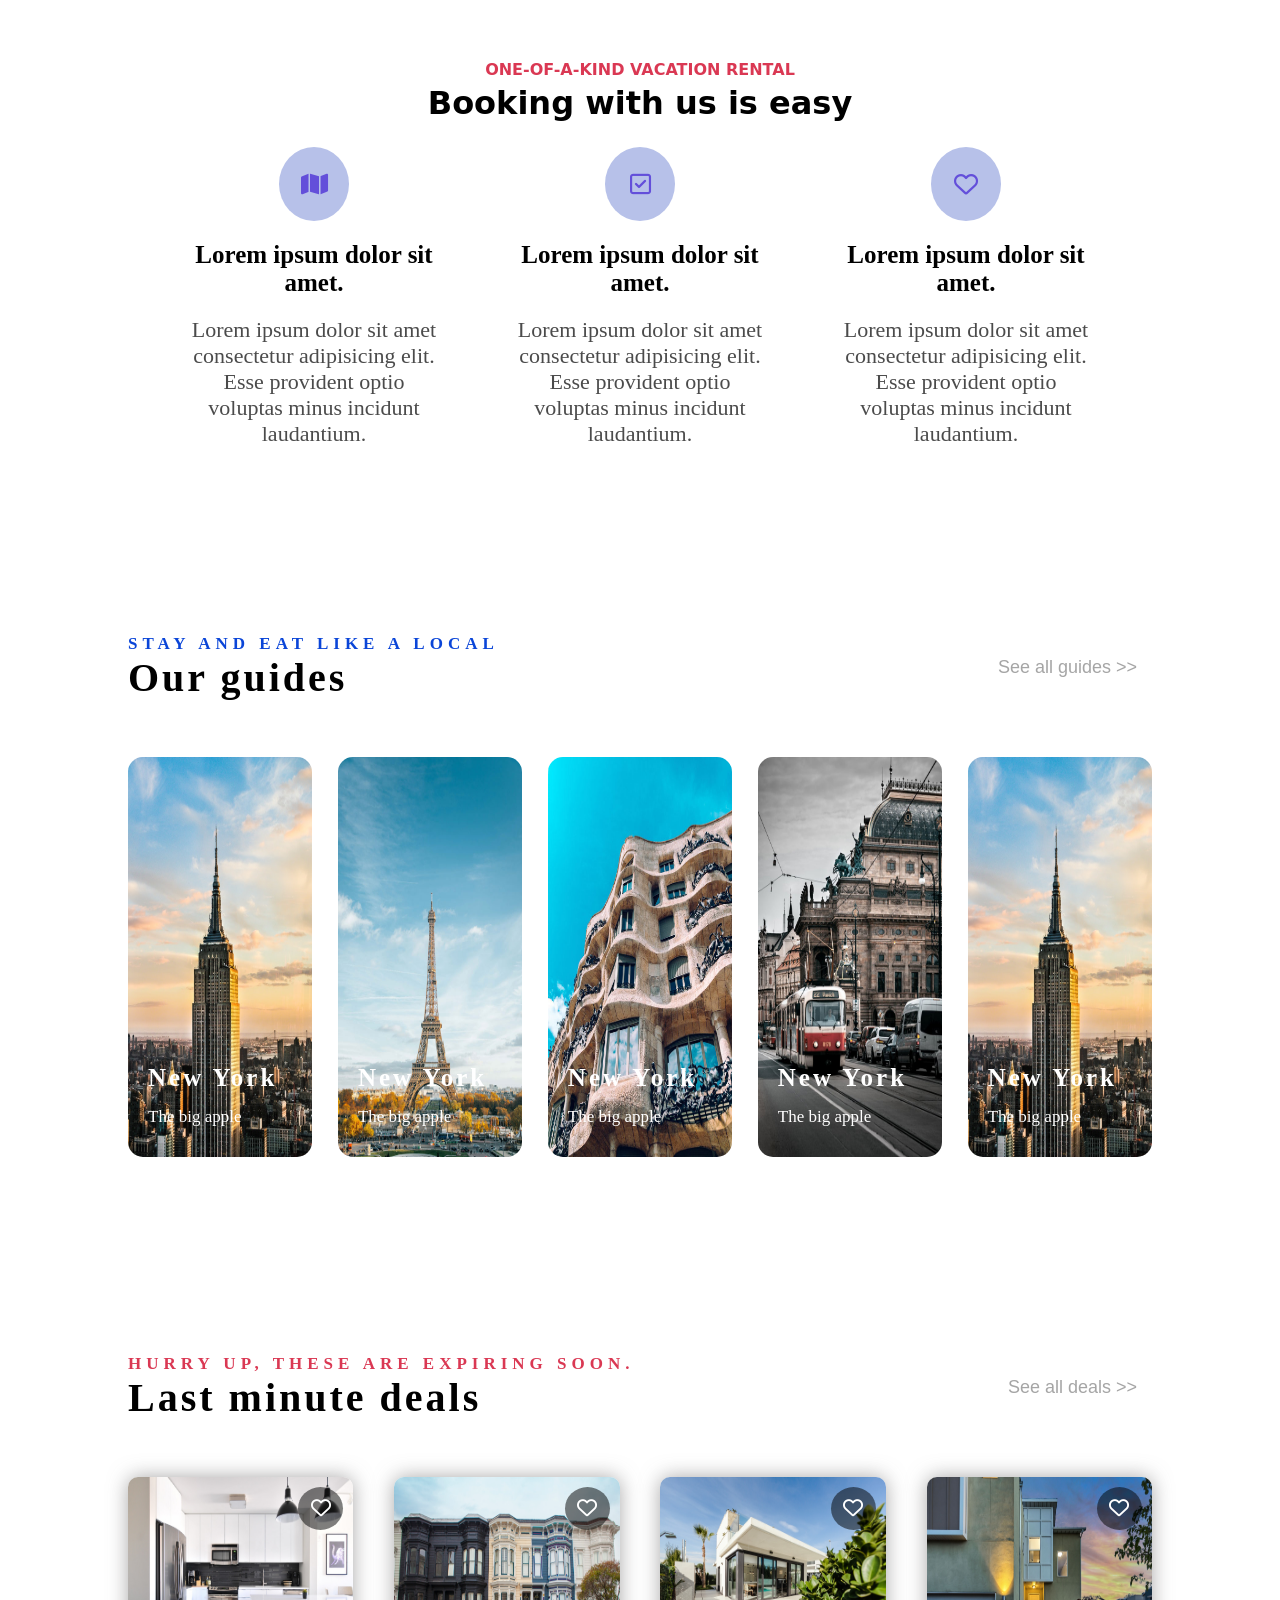
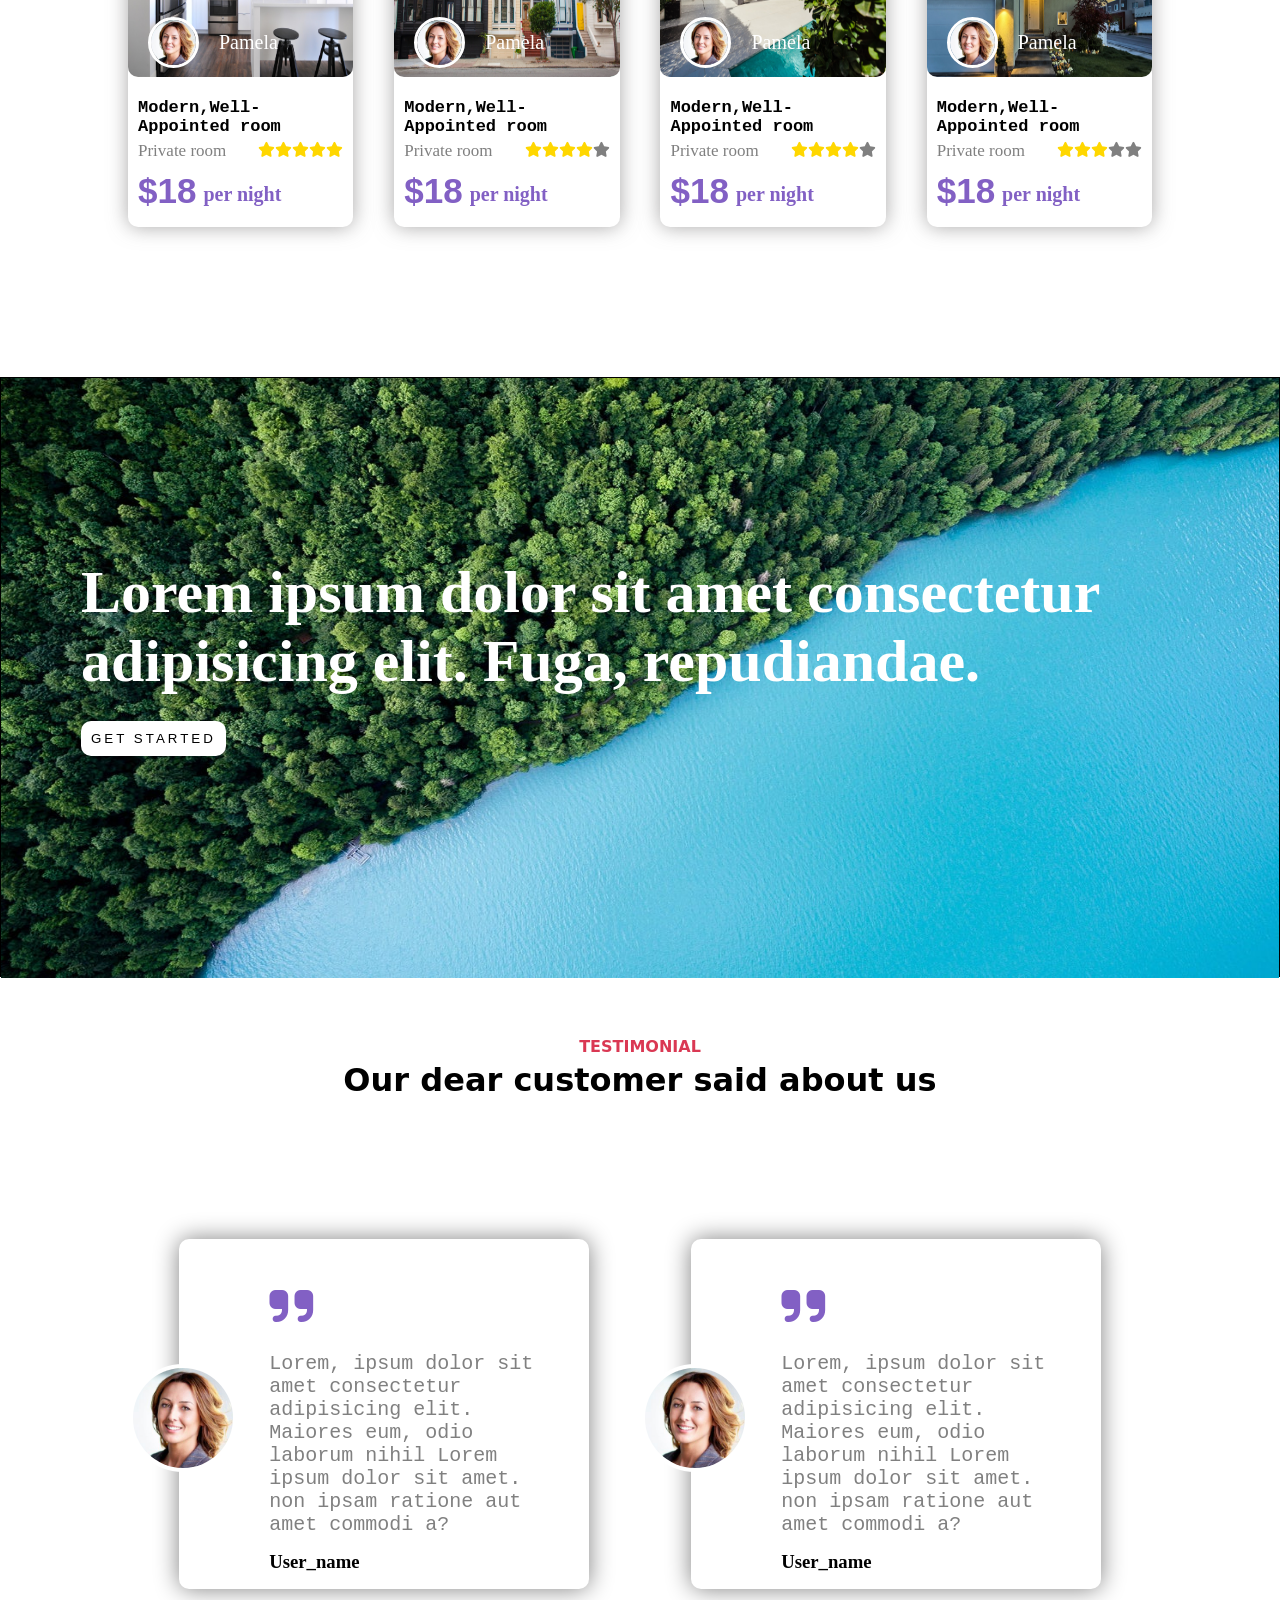
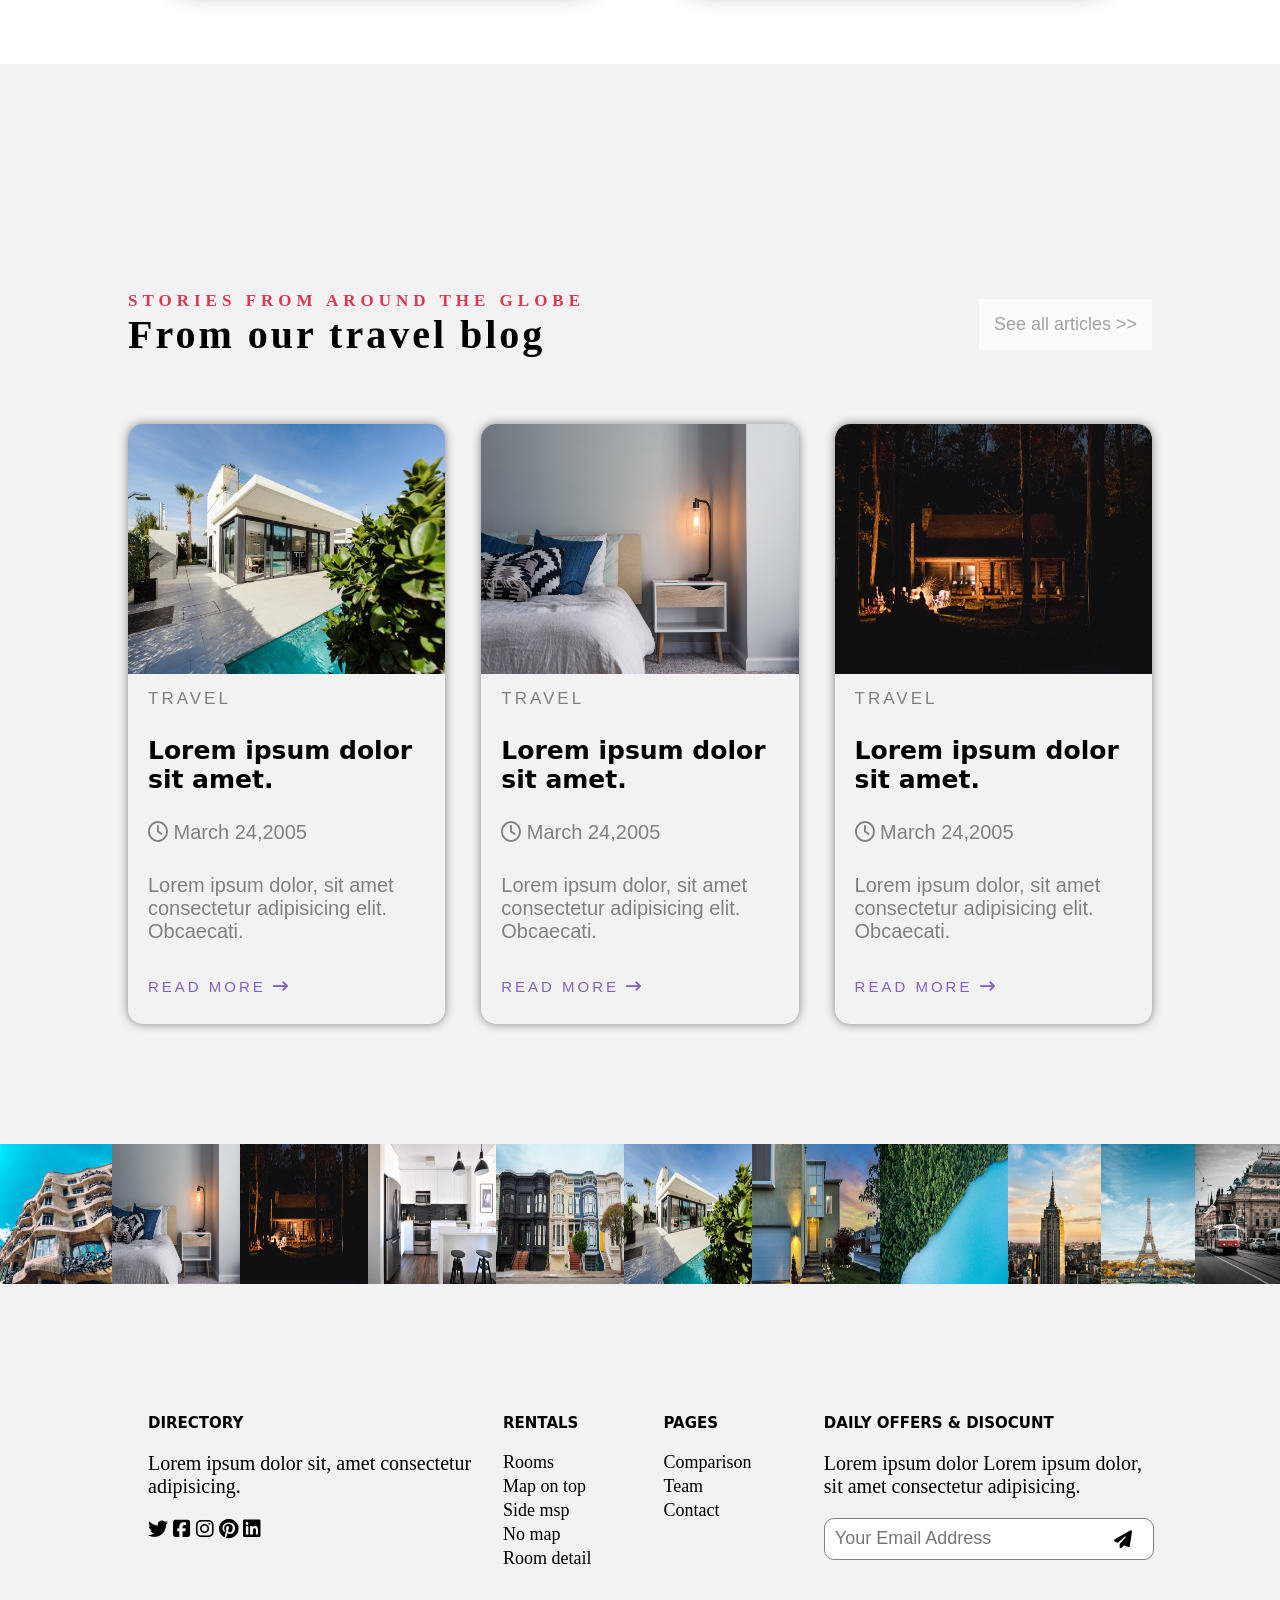
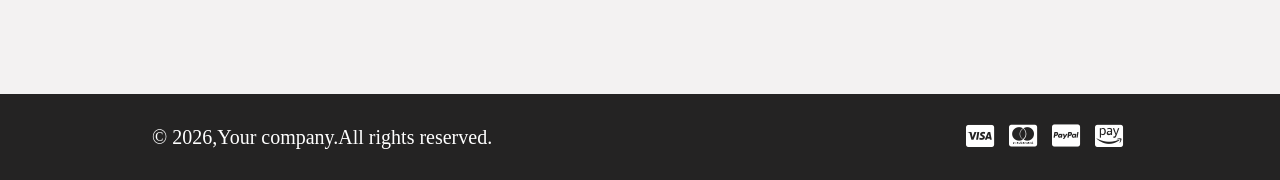
<file: index.html>
<!doctype html>
<html lang="en">
  <head>
    <meta charset="UTF-8" />
    <meta name="viewport" content="width=device-width, initial-scale=1.0" />
    <title>Tank Manthan Web page using HTML and CSS</title>
    <link rel="stylesheet" href="style.css" />
    <link
      rel="stylesheet"
      href="https://cdnjs.cloudflare.com/ajax/libs/font-awesome/6.5.1/css/all.min.css"
      integrity="sha512-DTOQO9RWCH3ppGqcWaEA1BIZOC6xxalwEsw9c2QQeAIftl+Vegovlnee1c9QX4TctnWMn13TZye+giMm8e2LwA=="
      crossorigin="anonymous"
      referrerpolicy="no-referrer"
    />
  </head>
  <body>
    <div class="hero">
      <p>one-of-a-kind vacation rental</p>
      <h1>Booking with us is easy</h1>
    </div>

    <div class="container">
      <div class="box">
        <div class="icon-con"><i class="fa-solid fa-map"></i></div>
        <h2>Lorem ipsum dolor sit amet.</h2>
        <p>
          Lorem ipsum dolor sit amet consectetur adipisicing elit. Esse
          provident optio voluptas minus incidunt laudantium.
        </p>
      </div>

      <div class="box">
        <div class="icon-con"><i class="fa-regular fa-square-check"></i></div>
        <h2>Lorem ipsum dolor sit amet.</h2>
        <p>
          Lorem ipsum dolor sit amet consectetur adipisicing elit. Esse
          provident optio voluptas minus incidunt laudantium.
        </p>
      </div>

      <div class="box">
        <div class="icon-con"><i class="fa-regular fa-heart"></i></div>
        <h2>Lorem ipsum dolor sit amet.</h2>
        <p>
          Lorem ipsum dolor sit amet consectetur adipisicing elit. Esse
          provident optio voluptas minus incidunt laudantium.
        </p>
      </div>
    </div>
    <div class="guide-con-w">
      <div class="guide-con">
        <div class="con1">
          <p>stay and eat like a local</p>
          <h1>Our guides</h1>
        </div>
        <div class="con2">
          <button>See all guides >></button>
        </div>
      </div>
    </div>
    <div class="img-con-w">
      <div class="img-con">
        <div class="img-w">
          <img src="new-york.jpg" alt="new-york" />
          <div class="bottom-left">
            <h2>New York</h2>
            <p>The big apple</p>
          </div>
        </div>

        <div class="img-w">
          <img src="paris.jpg" alt="new-york" />
          <div class="bottom-left">
            <h2>New York</h2>
            <p>The big apple</p>
          </div>
        </div>

        <div class="img-w">
          <img src="barcelona.jpg" alt="new-york" />
          <div class="bottom-left">
            <h2>New York</h2>
            <p>The big apple</p>
          </div>
        </div>

        <div class="img-w">
          <img src="prague.jpg" alt="new-york" />
          <div class="bottom-left">
            <h2>New York</h2>
            <p>The big apple</p>
          </div>
        </div>

        <div class="img-w">
          <img src="new-york.jpg" alt="new-york" />
          <div class="bottom-left">
            <h2>New York</h2>
            <p>The big apple</p>
          </div>
        </div>
      </div>
    </div>

    <div class="guide-con-w">
      <div class="guide-con">
        <div class="con1">
          <p style="color: rgb(218, 56, 83)">
            hurry up, these are expiring soon.
          </p>
          <h1>Last minute deals</h1>
        </div>
        <div class="con2">
          <button>See all deals >></button>
        </div>
      </div>
    </div>

    <div class="card-w">
      <div class="card-con">
        <div class="card-box">
          <div class="icon"><i class="fa-regular fa-heart"></i></div>
          <div class="img-con">
            <img src="deal1.jpg" alt="deal1 image" />
            <div class="user-info">
              <div class="user-img-con">
                <img src="avatar-3.jpg" alt="" />
              </div>
              <p>Pamela</p>
            </div>
          </div>
          <h3>Modern,Well-Appointed room</h3>
          <div class="span1">
            <span style="text-align: left; font-size: 17px; color: gray"
              >Private room</span
            >
            <span style="text-align: right"
              ><i class="fa-solid fa-star"></i><i class="fa-solid fa-star"></i
              ><i class="fa-solid fa-star"></i><i class="fa-solid fa-star"></i
              ><i class="fa-solid fa-star"></i
            ></span>
          </div>
          <div class="span2">
            <span style="font-size: 35px; font-family: sans-serif"
              ><b>$18</b></span
            >
            <span
              style="
                font-size: 20px;
                margin: 0px 0px 0px 7px;
                padding: 7px 0px 0px 0px;
              "
              ><b>per night</b></span
            >
          </div>
        </div>

        <div class="card-box">
          <div class="icon"><i class="fa-regular fa-heart"></i></div>
          <div class="img-con">
            <img src="deal2.jpg" alt="deal1 image" />
            <div class="user-info">
              <div class="user-img-con">
                <img src="avatar-3.jpg" alt="" />
              </div>
              <p>Pamela</p>
            </div>
          </div>
          <h3>Modern,Well-Appointed room</h3>
          <div class="span1">
            <span style="text-align: left; font-size: 17px; color: gray"
              >Private room</span
            >
            <span style="text-align: right"
              ><i class="fa-solid fa-star"></i><i class="fa-solid fa-star"></i
              ><i class="fa-solid fa-star"></i><i class="fa-solid fa-star"></i
              ><i class="fa-solid fa-star" style="color: grey"></i
            ></span>
          </div>
          <div class="span2">
            <span style="font-size: 35px; font-family: sans-serif"
              ><b>$18</b></span
            >
            <span
              style="
                font-size: 20px;
                margin: 0px 0px 0px 7px;
                padding: 7px 0px 0px 0px;
              "
              ><b>per night</b></span
            >
          </div>
        </div>

        <div class="card-box">
          <div class="icon"><i class="fa-regular fa-heart"></i></div>
          <div class="img-con">
            <img src="deal3.jpg" alt="deal1 image" />
            <div class="user-info">
              <div class="user-img-con">
                <img src="avatar-3.jpg" alt="" />
              </div>
              <p>Pamela</p>
            </div>
          </div>
          <h3>Modern,Well-Appointed room</h3>
          <div class="span1">
            <span style="text-align: left; font-size: 17px; color: gray"
              >Private room</span
            >
            <span style="text-align: right"
              ><i class="fa-solid fa-star"></i><i class="fa-solid fa-star"></i
              ><i class="fa-solid fa-star"></i><i class="fa-solid fa-star"></i
              ><i class="fa-solid fa-star" style="color: grey"></i
            ></span>
          </div>
          <div class="span2">
            <span style="font-size: 35px; font-family: sans-serif"
              ><b>$18</b></span
            >
            <span
              style="
                font-size: 20px;
                margin: 0px 0px 0px 7px;
                padding: 7px 0px 0px 0px;
              "
              ><b>per night</b></span
            >
          </div>
        </div>

        <div class="card-box">
          <div class="icon"><i class="fa-regular fa-heart"></i></div>
          <div class="img-con">
            <img src="deal4.jpg" alt="deal1 image" />
            <div class="user-info">
              <div class="user-img-con">
                <img src="avatar-3.jpg" alt="" />
              </div>
              <p>Pamela</p>
            </div>
          </div>
          <h3>Modern,Well-Appointed room</h3>
          <div class="span1">
            <span style="text-align: left; font-size: 17px; color: gray"
              >Private room</span
            >
            <span style="text-align: right"
              ><i class="fa-solid fa-star"></i><i class="fa-solid fa-star"></i
              ><i class="fa-solid fa-star"></i
              ><i class="fa-solid fa-star" style="color: grey"></i
              ><i class="fa-solid fa-star" style="color: grey"></i
            ></span>
          </div>
          <div class="span2">
            <span style="font-size: 35px; font-family: sans-serif"
              ><b>$18</b></span
            >
            <span
              style="
                font-size: 20px;
                margin: 0px 0px 0px 7px;
                padding: 7px 0px 0px 0px;
              "
              ><b>per night</b></span
            >
          </div>
        </div>
      </div>
    </div>
    <div class="hero-w">
      <div class="hero-img">
        <img src="hero_img.jpg" alt="" />
        <h1>
          Lorem ipsum dolor sit amet consectetur adipisicing elit. Fuga,
          repudiandae.
        </h1>
        <button>get started</button>
      </div>
    </div>

    <div class="hero">
      <p>Testimonial</p>
      <h1>Our dear customer said about us</h1>
    </div>

    <div class="review-w">
      <div class="review-con">
        <div class="review-box">
          <div class="review-img-con">
            <img src="avatar-3.jpg" alt="" />
          </div>
          <div class="review-content">
            <div class="review-icon">
              <i class="fa-solid fa-quote-right"></i>
            </div>
            <p>
              Lorem, ipsum dolor sit amet consectetur adipisicing elit. Maiores
              eum, odio laborum nihil Lorem ipsum dolor sit amet. non ipsam
              ratione aut amet commodi a?
            </p>
            <h3>User_name</h3>
          </div>
        </div>

        <div class="review-box">
          <div class="review-img-con">
            <img src="avatar-3.jpg" alt="" />
          </div>
          <div class="review-content">
            <div class="review-icon">
              <i class="fa-solid fa-quote-right"></i>
            </div>
            <p>
              Lorem, ipsum dolor sit amet consectetur adipisicing elit. Maiores
              eum, odio laborum nihil Lorem ipsum dolor sit amet. non ipsam
              ratione aut amet commodi a?
            </p>
            <h3>User_name</h3>
          </div>
        </div>
      </div>
    </div>

    <div class="guide-con-w" style="background-color: rgba(226, 223, 223, 0.4)">
      <div class="guide-con">
        <div class="con1">
          <p style="color: rgb(218, 56, 83)">stories from around the globe</p>
          <h1>From our travel blog</h1>
        </div>
        <div class="con2">
          <button>See all articles >></button>
        </div>
      </div>
    </div>
    <div class="blog-w" style="background-color: rgba(226, 223, 223, 0.4)">
      <div class="blog-con">
        <div class="blog-box">
          <div class="blog-img-con">
            <img src="deal3.jpg" alt="" />
          </div>
          <p
            style="
              text-transform: uppercase;
              letter-spacing: 3px;
              font-size: 17px;
            "
          >
            Travel
          </p>
          <h2>Lorem ipsum dolor sit amet.</h2>
          <p><i class="fa-regular fa-clock"></i> March 24,2005</p>
          <p>
            Lorem ipsum dolor, sit amet consectetur adipisicing elit. Obcaecati.
          </p>
          <button>
            Read More <i class="fa-solid fa-arrow-right-long"></i>
          </button>
        </div>

        <div class="blog-box">
          <div class="blog-img-con">
            <img src="blog1.jpg" alt="" />
          </div>
          <p
            style="
              text-transform: uppercase;
              letter-spacing: 3px;
              font-size: 17px;
            "
          >
            Travel
          </p>
          <h2>Lorem ipsum dolor sit amet.</h2>
          <p><i class="fa-regular fa-clock"></i> March 24,2005</p>
          <p>
            Lorem ipsum dolor, sit amet consectetur adipisicing elit. Obcaecati.
          </p>
          <button>
            Read More <i class="fa-solid fa-arrow-right-long"></i>
          </button>
        </div>

        <div class="blog-box">
          <div class="blog-img-con">
            <img src="blog2.jpg" alt="" />
          </div>
          <p
            style="
              text-transform: uppercase;
              letter-spacing: 3px;
              font-size: 17px;
            "
          >
            Travel
          </p>
          <h2>Lorem ipsum dolor sit amet.</h2>
          <p><i class="fa-regular fa-clock"></i> March 24,2005</p>
          <p>
            Lorem ipsum dolor, sit amet consectetur adipisicing elit. Obcaecati.
          </p>
          <button>
            Read More <i class="fa-solid fa-arrow-right-long"></i>
          </button>
        </div>
      </div>
    </div>

    <div class="images-w" style="background-color: rgba(226, 223, 223, 0.4)">
      <div class="image-con">
        <img src="barcelona.jpg" alt="" />
        <img src="blog1.jpg" alt="" />
        <img src="blog2.jpg" alt="" />
        <img src="deal1.jpg" alt="" />
        <img src="deal2.jpg" alt="" />
        <img src="deal3.jpg" alt="" />
        <img src="deal4.jpg" alt="" />
        <img src="hero_img.jpg" alt="" />
        <img src="new-york.jpg" alt="" />
        <img src="paris.jpg" alt="" />
        <img src="prague.jpg" alt="" />
      </div>
    </div>

    <div class="links-w">
      <div class="links-con">
        <div class="link-box1">
          <h3>directory</h3>
          <p>Lorem ipsum dolor sit, amet consectetur adipisicing.</p>
          <p>
            <span><i class="fa-brands fa-twitter"></i></span>
            <span><i class="fa-brands fa-square-facebook"></i></span>
            <span><i class="fa-brands fa-instagram"></i></span>
            <span><i class="fa-brands fa-pinterest"></i></span>
            <span><i class="fa-brands fa-linkedin"></i></span>
          </p>
        </div>

        <div class="link-box2">
          <h3>rentals</h3>
          <a href="#">Rooms</a>
          <a href="#">Map on top</a>
          <a href="#">Side msp</a>
          <a href="#">No map</a>
          <a href="#">Room detail</a>
        </div>

        <div class="link-box3">
          <h3>pages</h3>
          <a href="#">Comparison</a>
          <a href="#">Team</a>
          <a href="#">Contact</a>
        </div>

        <div class="link-box4">
          <h3>daily offers & disocunt</h3>
          <p>
            Lorem ipsum dolor Lorem ipsum dolor, sit amet consectetur
            adipisicing.
          </p>
          <div class="email-input">
            <input
              type="email"
              name="email"
              id="email"
              placeholder="Your Email Address"
            />
            <span><i class="fa-solid fa-paper-plane"></i></span>
          </div>
        </div>
      </div>
    </div>

    <div class="footer">
      <div class="footer-con">
        <div>&copy; 2026,Your company.All rights reserved.</div>
        <div>
          <span><i class="fa-brands fa-cc-visa"></i></span>
          <span><i class="fa-brands fa-cc-mastercard"></i></span>
          <span><i class="fa-brands fa-cc-paypal"></i></span>
          <span><i class="fa-brands fa-cc-amazon-pay"></i></span>
        </div>
      </div>
    </div>
  </body>
</html>
</file>
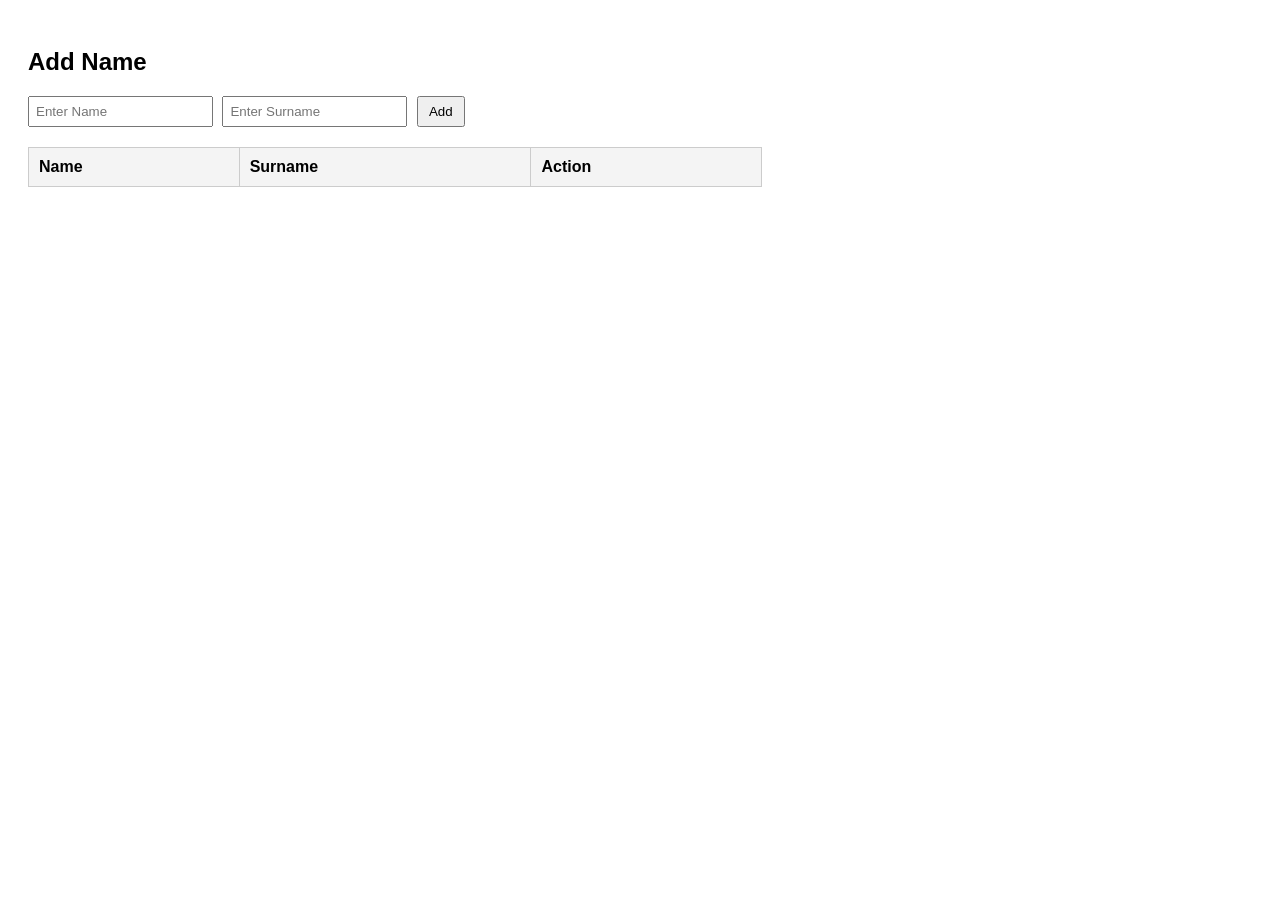
<file: tableCrud.html>
<!DOCTYPE html>
<html>

<head>
    <title>Name Table</title>
    <style>
        body {
            font-family: Arial, sans-serif;
            padding: 20px;
        }

        input {
            padding: 6px;
            margin-right: 5px;
        }

        button {
            padding: 6px 10px;
            cursor: pointer;
        }

        table {
            margin-top: 20px;
            border-collapse: collapse;
            width: 60%;
        }

        th,
        td {
            border: 1px solid #ccc;
            padding: 10px;
            text-align: left;
        }

        th {
            background-color: #f4f4f4;
        }

        .action-btn {
            margin-right: 5px;
        }
    </style>
</head>

<body>

    <h2>Add Name</h2>

    <input type="text" id="name" placeholder="Enter Name">
    <input type="text" id="surname" placeholder="Enter Surname">
    <button onclick="addRow()">Add</button>

    <table id="dataTable">
        <thead>
            <tr>
                <th>Name</th>
                <th>Surname</th>
                <th>Action</th>
            </tr>
        </thead>
        <tbody>
        </tbody>
    </table>

    <script>
        function addRow() {
            const name = document.getElementById("name").value.trim();
            const surname = document.getElementById("surname").value.trim();

            if (name === "" || surname === "") {
                alert("Please enter both name and surname");
                return;
            }

            const table = document.getElementById("dataTable").getElementsByTagName("tbody")[0];
            const newRow = table.insertRow();

            const nameCell = newRow.insertCell(0);
            const surnameCell = newRow.insertCell(1);
            const actionCell = newRow.insertCell(2);

            nameCell.innerHTML = name;
            surnameCell.innerHTML = surname;

            actionCell.innerHTML = `
        <button class="action-btn" onclick="editRow(this)">Edit</button>
        <button class="action-btn" onclick="deleteRow(this)">Delete</button>
    `;

            document.getElementById("name").value = "";
            document.getElementById("surname").value = "";
        }

        function editRow(button) {
            const row = button.parentNode.parentNode;
            const nameCell = row.cells[0];
            const surnameCell = row.cells[1];
            const actionCell = row.cells[2];

            const currentName = nameCell.innerText;
            const currentSurname = surnameCell.innerText;

            nameCell.innerHTML = `<input type="text" value="${currentName}">`;
            surnameCell.innerHTML = `<input type="text" value="${currentSurname}">`;

            actionCell.innerHTML = `
        <button class="action-btn" onclick="saveRow(this)">Save</button>
        <button class="action-btn" onclick="cancelEdit(this, '${currentName}', '${currentSurname}')">Cancel</button>
    `;
        }

        function saveRow(button) {
            const row = button.parentNode.parentNode;
            const nameInput = row.cells[0].querySelector("input");
            const surnameInput = row.cells[1].querySelector("input");

            const newName = nameInput.value.trim();
            const newSurname = surnameInput.value.trim();

            if (newName === "" || newSurname === "") {
                alert("Fields cannot be empty");
                return;
            }

            row.cells[0].innerHTML = newName;
            row.cells[1].innerHTML = newSurname;

            row.cells[2].innerHTML = `
        <button class="action-btn" onclick="editRow(this)">Edit</button>
        <button class="action-btn" onclick="deleteRow(this)">Delete</button>
    `;
        }

        function cancelEdit(button, name, surname) {
            const row = button.parentNode.parentNode;

            row.cells[0].innerHTML = name;
            row.cells[1].innerHTML = surname;

            row.cells[2].innerHTML = `
        <button class="action-btn" onclick="editRow(this)">Edit</button>
        <button class="action-btn" onclick="deleteRow(this)">Delete</button>
    `;
        }

        function deleteRow(button) {
            const row = button.parentNode.parentNode;
            row.style.display = "none"; // hides the row
        }
    </script>

</body>


</html>
</file>
<file: style.css>
* {
  margin: 0;
  padding: 0;
}
.hero {
  margin: auto;
  padding: 60px;
  text-align: center;
  font-family:
    system-ui,
    -apple-system,
    BlinkMacSystemFont,
    "Segoe UI",
    Roboto,
    Oxygen,
    Ubuntu,
    Cantarell,
    "Open Sans",
    "Helvetica Neue",
    sans-serif;
}
.hero p {
  text-transform: uppercase;
  font-weight: 900;
  color: rgb(218, 56, 83);
}
.hero h1 {
  font-weight: 900;
  padding: 5px;
}

/* -------------------------------------------- */

.container {
  height: 200px;
  width: 100%;
  margin: 10px 0px;
  display: flex;
  justify-content: center;
  align-items: center;
}
.container .box {
  text-align: center;
  padding: 15px;
  margin: 20px;
  width: 20%;
}
.container .box .icon-con {
  background-color: rgb(183, 193, 233);
  color: rgb(99, 79, 218);
  padding: 25px;
  border-radius: 50%;
  width: 20px;
  display: flex;
  align-items: center;
  justify-content: center;
  font-size: x-large;
  margin: auto;
}
.container .box h2 {
  margin: 20px 0px;
  font-weight: bold;
  font-size: 25px;
}
.container .box p {
  font-size: 22px;
  opacity: 0.7;
}

/* ------------------------------------------------ */

.guide-con-w {
  display: flex;
  justify-content: center;
}
.guide-con {
  height: 100px;
  width: 80%;
  margin: 200px 0px 30px 0px;
  padding: 10px;
  display: flex;
  justify-content: space-between;
  align-items: center;
}
.guide-con .con1 p {
  text-transform: uppercase;
  letter-spacing: 5px;
  font-size: 17px;
  color: rgb(10 69 216);
  font-weight: 700;
}
.guide-con .con1 h1 {
  font-weight: 900;
  font-size: 40px;
  letter-spacing: 3px;
}
.guide-con .con2 button {
  background-color: white;
  border: none;
  padding: 15px;
  opacity: 0.7;
  font-size: 18px;
  color: gray;
  cursor: pointer;
}
.guide-con .con2 button:hover {
  background-color: gray;
  color: white;
}

/* ----------------------------------------- */

.img-con-w {
  display: flex;
  justify-content: center;
}
.img-con {
  width: 80%;
  height: 370px;
  display: flex;
  justify-content: space-between;
  align-items: center;
}
.img-con .img-w {
  width: 18%;
  height: 100%;

  position: relative;
}
.img-con .img-w img {
  width: 100%;
  height: 400px;
  border-radius: 15px;
}
.bottom-left {
  position: absolute;
  bottom: 0px;
  left: 20px;
  color: white;
}
.bottom-left h2 {
  font-size: 25px;
  font-weight: bolder;
  letter-spacing: 3px;
  margin-bottom: 15px;
}
.bottom-left p {
  font-size: 17px;
}

/* ------------------------------------------- */

.card-w {
  display: flex;
  justify-content: center;
  margin-bottom: 150px;
}
.card-con {
  width: 80%;
  height: 350px;

  display: flex;
  justify-content: space-between;
}
.card-box {
  width: 22%;
  position: relative;
  border-radius: 10px;
  box-shadow: 0px 0px 20px rgb(148, 146, 146, 0.8);
}
.card-box .icon {
  padding: 10px;
  background-color: rgb(0, 0, 0, 0.5);
  color: white;
  font-size: 20px;
  border-radius: 50%;
  width: 25px;
  text-align: center;
  position: absolute;
  top: 10px;
  right: 10px;
  z-index: 1;
}
.card-box .img-con {
  height: 200px;
  width: 100%;
  position: relative;
  margin-bottom: 20px;
}
.card-box .img-con img {
  width: 100%;
  border-radius: 10px;
  height: 100%;
}
.user-info {
  width: 100%;
  height: 50px;
  display: flex;
  align-items: center;
  justify-content: start;
  position: absolute;
  bottom: 10px;
  z-index: 1;
}
.user-info .user-img-con {
  border: 3px solid white;
  border-radius: 50%;
  width: 45px;
  height: 45px;
  margin: 0px 20px 0px 20px;
}
.user-info .user-img-con img {
  border-radius: 50%;
  width: 100%;
}
.user-info p {
  color: white;
  font-size: 20px;
}
.card-box h3 {
  font-size: 17px;
  font-weight: bold;
  font-family: monospace;
  padding: 1px 10px 5px 10px;
}
.card-box .span1 {
  display: flex;
  justify-content: space-between;
  margin: 0px 10px 10px 10px;
}

.card-box span i {
  color: gold;
  word-spacing: 3px;
  font-size: 15px;
}
.card-box .span2 {
  display: flex;
  justify-content: start;
  align-items: center;
  padding: 0px 10px 0px 10px;
  color: #8260c4;
}

/* ----------------------------------------------- */

.hero-w {
  width: 100%;
  height: 600px;
  border: 1px solid black;
  box-sizing: border-box;
  position: relative;
}
.hero-w .hero-img img {
  width: 100%;
  height: 600px;
}
.hero-img h1 {
  color: white;
  font-size: 60px;
  position: absolute;
  top: 180px;
  left: 80px;
}
.hero-img button {
  border: none;
  background-color: white;
  padding: 10px;
  color: black;
  text-align: center;
  text-transform: uppercase;
  letter-spacing: 3px;
  position: absolute;
  bottom: 220px;
  left: 80px;
  border-radius: 10px;
}

/* --------------------------------------------- */

.review-w {
  display: flex;
  justify-content: center;
}
.review-w .review-con {
  width: 80%;
  height: 500px;
  display: flex;
  justify-content: space-around;
  align-items: center;
}
.review-con .review-box {
  width: 40%;
  height: 350px;
  position: relative;
  border-radius: 10px;
  box-shadow: 0 0 25px grey;
}
.review-box .review-img-con {
  width: 100px;
  height: 100px;
  border-radius: 50%;
  border: 4px solid white;
  position: absolute;
  top: 125px;
  left: -50px;
}

.review-box .review-img-con img {
  width: 100px;
  border-radius: 50%;
}
.review-box .review-content {
  padding: 40px;
}

.review-box .review-icon {
  font-size: 50px;
  color: #8260c4;
  margin: 0px 0px 15px 50px;
}
.review-box p {
  font-size: 20px;
  color: gray;
  font-family: monospace;
  margin: 0px 0px 15px 50px;
}
.review-box h3 {
  margin: 0px 0px 15px 50px;
}

/* ------------------------------------------- */

.blog-w {
  display: flex;
  justify-content: center;
  background-color: rgba(226, 223, 223, 0.4);
  padding-bottom: 50px;
}
.blog-w .blog-con {
  width: 80%;
  height: 600px;
  padding: 10px;
  display: flex;
  justify-content: space-between;
  margin-bottom: 50px;
}
.blog-con .blog-box {
  width: 31%;
  border-radius: 15px;
  box-shadow: 0px 0px 10px grey;
}
.blog-box .blog-img-con {
  width: 100%;
  height: 250px;
  border-radius: 15px;
}
.blog-box .blog-img-con img {
  width: 100%;
  height: 250px;
  border-radius: 15px 15px 0 0;
}
.blog-box p {
  color: gray;
  font-size: 20px;
  padding: 15px 20px;
  font-family: sans-serif;
}
.blog-box h2 {
  font-size: 25px;
  font-weight: bold;
  padding: 12px 20px;
  font-family:
    system-ui,
    -apple-system,
    BlinkMacSystemFont,
    "Segoe UI",
    Roboto,
    Oxygen,
    Ubuntu,
    Cantarell,
    "Open Sans",
    "Helvetica Neue",
    sans-serif;
}
.blog-box button {
  color: #8260c4;
  padding: 20px;
  border: none;
  letter-spacing: 3px;
  font-size: 15px;
  text-transform: uppercase;
  background-color: transparent;
}

/* ------------------------------------------ */

.images-w {
  padding: 10px 0px 10px 0px;
  width: 100%;
}
.image-con {
  display: flex;
  padding-bottom: 100px;
}
.images-w .image-con img {
  width: 10%;
  height: 140px;
  margin: 0px;
  padding: 0px;
}

/* --------------------------------------------------------- */

.links-w {
  width: 100%;
  height: 200px;
  display: flex;
  padding-bottom: 100px;
  justify-content: center;
  background-color: rgba(226, 223, 223, 0.4);

}
.links-w .links-con {
  width: 80%;
  display: flex;
  justify-content: space-between;
  /* align-items: center; */
}
.links-con .link-box1 {
  width: 34%;
}
.link-box1 h3 {
  text-transform: uppercase;
  font-size: 15px;
  padding: 20px 0px 20px 20px;
  font-family:
    system-ui,
    -apple-system,
    BlinkMacSystemFont,
    "Segoe UI",
    Roboto,
    Oxygen,
    Ubuntu,
    Cantarell,
    "Open Sans",
    "Helvetica Neue",
    sans-serif;
}
.link-box1 p{
    font-size: 20px;
    padding: 0px 0px 20px 20px;
}
.link-box1 span{
    font-size: 20px;
}
.links-con .link-box2 {
  width: 15%;

}
.link-box2 h3 {
  text-transform: uppercase;
  font-size: 15px;
  padding: 20px 0px 20px 20px;
  font-family:
    system-ui,
    -apple-system,
    BlinkMacSystemFont,
    "Segoe UI",
    Roboto,
    Oxygen,
    Ubuntu,
    Cantarell,
    "Open Sans",
    "Helvetica Neue",
    sans-serif;
}
.link-box2 a{
    display: block;
    text-decoration: none;
    padding: 0px 0px 3px 20px;
    font-size: 18px;
    color: black;
}
.links-con .link-box3 {
  width: 15%;
}
.link-box3 h3 {
  text-transform: uppercase;
  font-size: 15px;
  padding: 20px 0px 20px 20px;
  font-family:
    system-ui,
    -apple-system,
    BlinkMacSystemFont,
    "Segoe UI",
    Roboto,
    Oxygen,
    Ubuntu,
    Cantarell,
    "Open Sans",
    "Helvetica Neue",
    sans-serif;
}
.link-box3 a{
    display: block;
    text-decoration: none;
    padding: 0px 0px 3px 20px;
    font-size: 18px;
    color: black;
}
.links-con .link-box4 {
  width: 34%;
}

.link-box4 h3 {
  text-transform: uppercase;
  font-size: 15px;
  padding: 20px 0px 20px 20px;
  font-family:
    system-ui,
    -apple-system,
    BlinkMacSystemFont,
    "Segoe UI",
    Roboto,
    Oxygen,
    Ubuntu,
    Cantarell,
    "Open Sans",
    "Helvetica Neue",
    sans-serif;
}

.link-box4 p{
    font-size: 20px;
    padding: 0px 0px 20px 20px;
}
.link-box4 .email-input{
    padding: 0px 0px 20px 20px;
    position: relative;
}
.email-input input{
    width: 100%;
    height: 40px;
    border-radius: 10px;
    border: 1px solid gray;
}
.email-input input::placeholder{
    padding-left: 10px;
    font-size: 18px;
}
.email-input span{
    position: absolute;
    right: 20px;
    top:12px;
    font-size: 18px;
}
/* ----------------------------------------------------------------- */

.footer {
  background-color: rgb(36, 35, 35);
  color: white;
  padding: 30px;
  display: flex;
  justify-content: center;
}
.footer .footer-con {
  width: 80%;
  display: flex;
  justify-content: space-between;
  align-items: center;
  font-size: 20px;
}
.footer-con i {
  font-size: 25px;
}
.footer-con span {
  padding: 0px 5px;
}
</file>
